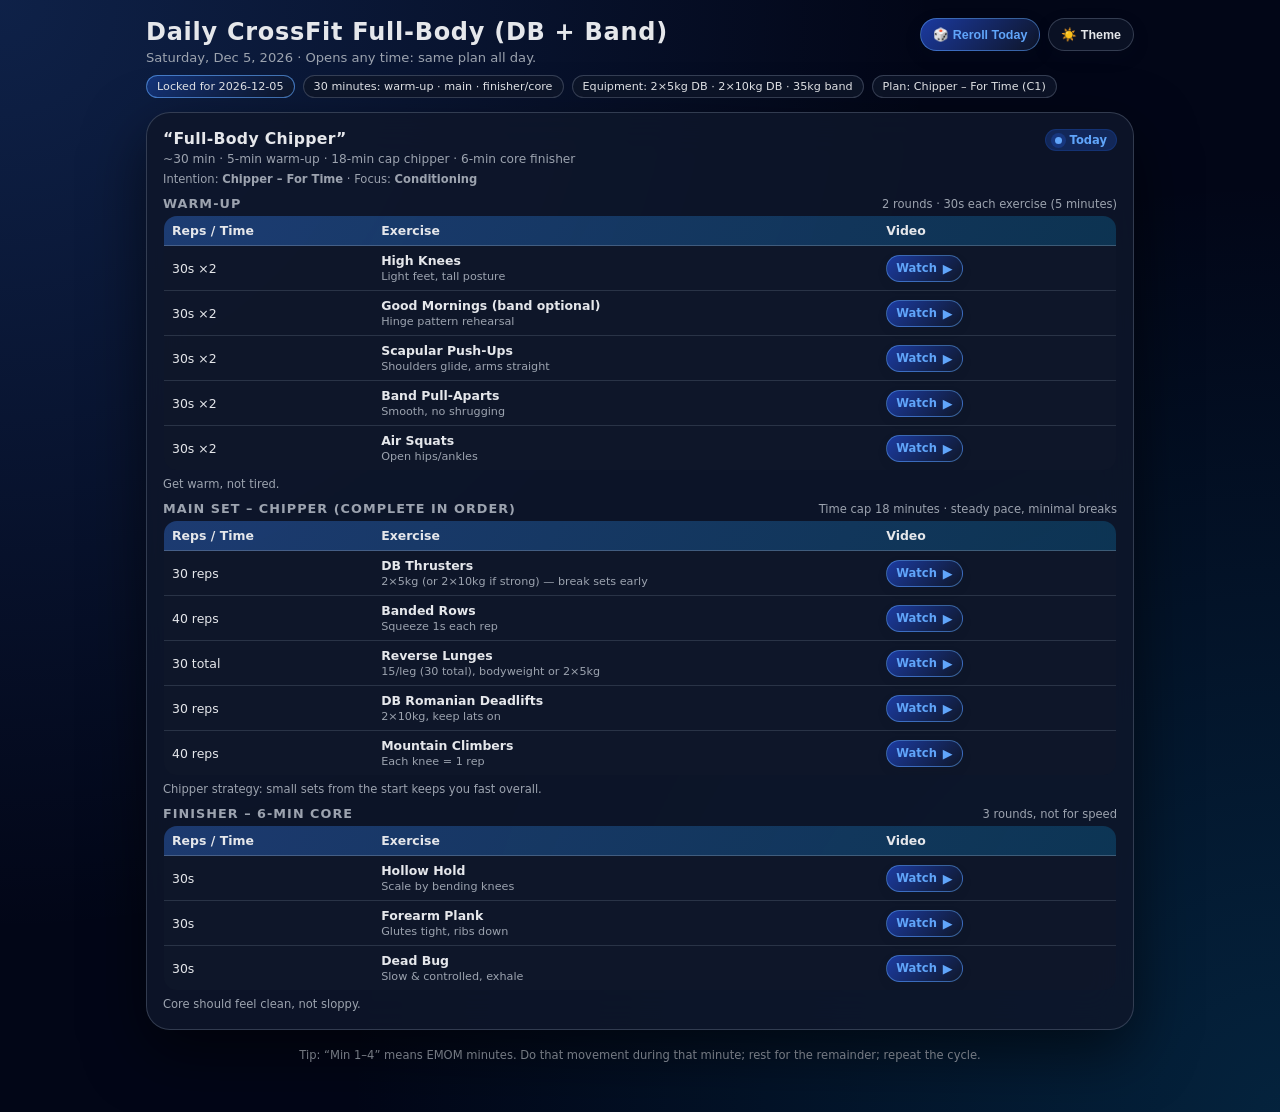
<file: index.html>
<!DOCTYPE html>
<html lang="en">
<head>
  <meta charset="UTF-8" />
  <meta name="viewport" content="width=device-width, initial-scale=1, viewport-fit=cover" />
  <title>Daily CrossFit | Full-Body (DB + Band)</title>

  <style>
    :root{
      --bg-main: #f5f7fb;
      --bg-card: rgba(255,255,255,.96);
      --bg-elev: rgba(255,255,255,.72);
      --text-main:#020617;
      --text-muted:#6b7280;
      --border: rgba(148,163,184,.35);
      --shadow: 0 18px 45px rgba(15,23,42,.15);
      --accent:#2563eb;
      --accent-soft:#e5efff;
      --radius-card:24px;
      --radius-pill:999px;

      --thead: linear-gradient(120deg, rgba(219,234,254,.9), rgba(191,219,254,.9));
      --chip: rgba(255,255,255,.85);
      --btnBg: linear-gradient(135deg, rgba(239,246,255,.98), rgba(219,234,254,.98));
      --btnBorder: rgba(37,99,235,.35);
    }

    /* Dark mode */
    :root[data-theme="dark"]{
      --bg-main: #020617;
      --bg-card: rgba(15,23,42,.86);
      --bg-elev: rgba(15,23,42,.72);
      --text-main:#e5e7eb;
      --text-muted:#9ca3af;
      --border: rgba(148,163,184,.30);
      --shadow: 0 22px 60px rgba(0,0,0,.55);
      --accent:#60a5fa;
      --accent-soft: rgba(37,99,235,.25);

      --thead: linear-gradient(120deg, rgba(59,130,246,.35), rgba(14,165,233,.22));
      --chip: rgba(15,23,42,.86);
      --btnBg: linear-gradient(135deg, rgba(30,64,175,.9), rgba(15,23,42,.9));
      --btnBorder: rgba(96,165,250,.5);
    }

    *{ box-sizing:border-box; -webkit-tap-highlight-color:transparent; }
    body{
      margin:0; min-height:100vh;
      font-family:-apple-system,BlinkMacSystemFont,"SF Pro Text",system-ui,sans-serif;
      background:
        radial-gradient(circle at top left, rgba(220,233,255,.55) 0, transparent 55%),
        radial-gradient(circle at bottom right, rgba(224,242,254,.5) 0, transparent 55%),
        var(--bg-main);
      color:var(--text-main);
      display:flex; justify-content:center;
    }
    :root[data-theme="dark"] body{
      background:
        radial-gradient(circle at top left, rgba(59,130,246,.22) 0, transparent 55%),
        radial-gradient(circle at bottom right, rgba(14,165,233,.18) 0, transparent 55%),
        var(--bg-main);
    }

    .app-shell{ width:100%; max-width:1024px; padding:18px; margin:0 auto 32px; }
    @media (max-width:500px){ .app-shell{ padding:14px; } }

    .top-header{ margin-bottom:14px; }
    .top-title{
      font-size:1.1rem; font-weight:650; letter-spacing:.03em;
      margin:0 0 4px; color:var(--text-main);
    }
    @media(min-width:768px){
      .top-title{ font-size:1.5rem; }
      .workout-card{ padding:22px 22px 24px; border-radius:28px; }
      .workout-table th, .workout-table td{ font-size:.9rem; padding:10px 12px; }
      .link-btn{ font-size:.85rem; padding:8px 14px; }
    }

    .top-subtitle{ font-size:.82rem; color:var(--text-muted); margin:0; }
    .top-row{
      display:flex; align-items:flex-start; justify-content:space-between; gap:10px;
    }

    .chip-row{ display:flex; gap:8px; flex-wrap:wrap; margin-top:10px; }
    .chip{
      padding:4px 10px; border-radius:var(--radius-pill);
      border:1px solid var(--border);
      font-size:.7rem; background:var(--chip);
      color:var(--text-main);
      backdrop-filter: blur(14px);
    }
    .chip--accent{
      border-color: rgba(37,99,235,.55);
      background: linear-gradient(135deg, rgba(219,234,254,.95), rgba(239,246,255,.9));
      color: #1d4ed8;
    }
    :root[data-theme="dark"] .chip--accent{
      border-color: rgba(96,165,250,.65);
      background: linear-gradient(135deg, rgba(37,99,235,.35), rgba(15,23,42,.9));
      color: #e5e7eb;
    }

    .actions{
      display:flex; gap:8px; flex-wrap:wrap; justify-content:flex-end;
    }
    .btn{
      appearance:none; border:1px solid var(--border);
      padding:8px 12px; border-radius:var(--radius-pill);
      background:var(--bg-elev);
      color:var(--text-main);
      font-size:.78rem; font-weight:600;
      box-shadow: 0 6px 18px rgba(15,23,42,.12);
      backdrop-filter: blur(14px);
      cursor:pointer;
      display:inline-flex; align-items:center; gap:8px;
      user-select:none;
    }
    .btn:active{ transform: translateY(1px); }
    .btn--primary{
      border-color: var(--btnBorder);
      background: var(--btnBg);
      color: var(--accent);
    }

    .workout-card{
      background:var(--bg-card);
      border-radius:var(--radius-card);
      box-shadow:var(--shadow);
      padding:16px 16px 18px;
      border:1px solid rgba(148,163,184,.28);
      backdrop-filter: blur(20px);
      margin-bottom:18px;
    }
    .workout-header{
      display:flex; justify-content:space-between; align-items:flex-start; gap:8px;
      margin-bottom:8px;
    }
    .workout-title{ font-size:.98rem; font-weight:650; margin:0; letter-spacing:.02em; }
    .workout-meta{ font-size:.76rem; color:var(--text-muted); margin-top:4px; }
    .pill-label{
      padding:3px 9px; border-radius:var(--radius-pill);
      background:var(--accent-soft); color:var(--accent);
      font-size:.72rem; font-weight:600;
      display:inline-flex; align-items:center; gap:8px; white-space:nowrap;
      border: 1px solid rgba(37,99,235,.18);
    }
    .pill-dot{
      width:7px; height:7px; border-radius:999px; background:var(--accent);
      box-shadow: 0 0 0 4px rgba(37,99,235,.25);
    }

    .section{ margin-top:10px; }
    .section-header{
      display:flex; justify-content:space-between; align-items:baseline;
      margin-bottom:4px; gap:10px;
    }
    .section-title{
      font-size:.8rem; font-weight:700; letter-spacing:.08em; text-transform:uppercase;
      color: var(--text-muted);
    }
    .section-subtitle{ font-size:.72rem; color:var(--text-muted); }

    .workout-table{
      width:100%;
      border-collapse:collapse;
      table-layout:auto;
      margin-top:4px;
      overflow:hidden;
      border-radius:14px;
      border:1px solid rgba(148,163,184,.35);
    }
    .workout-table thead{ background:var(--thead); }
    .workout-table th, .workout-table td{
      padding:7px 8px;
      font-size:.78rem;
      text-align:left;
      vertical-align:middle;
    }
    .workout-table th{
      font-weight:700;
      border-bottom:1px solid rgba(148,163,184,.35);
    }
    .col-reps{ width:22%; white-space:nowrap; }
    .col-ex{ width:53%; }
    .col-link{ width:25%; text-align:right; }

    .workout-table tbody tr:nth-child(1){ background:#e5f0ff; }
    .workout-table tbody tr:nth-child(2){ background:#d9e8ff; }
    .workout-table tbody tr:nth-child(3){ background:#cde0ff; }
    .workout-table tbody tr:nth-child(4){ background:#c1d8ff; }
    .workout-table tbody tr:nth-child(5){ background:#b5d0ff; }
    .workout-table tbody tr:nth-child(6){ background:#a9c8ff; }
    .workout-table tbody tr:nth-child(7){ background:#9dc0ff; }
    .workout-table tbody tr:nth-child(8){ background:#91b8ff; }

    :root[data-theme="dark"] .workout-table tbody tr:nth-child(n){
      background: rgba(15,23,42,.9);
    }

    .workout-table tbody tr + tr{ border-top:1px solid rgba(148,163,184,.2); }

    .exercise-name{ font-weight:650; color:var(--text-main); }
    .exercise-note{ display:block; font-size:.7rem; color:var(--text-muted); margin-top:2px; }

    .link-btn{
      display:inline-flex; align-items:center; justify-content:center;
      padding:5px 9px; border-radius:var(--radius-pill);
      font-size:.72rem; font-weight:700;
      border:1px solid var(--btnBorder);
      background:var(--btnBg);
      color:var(--accent);
      text-decoration:none;
      box-shadow: 0 4px 10px rgba(15,23,42,.12);
      white-space:nowrap;
    }
    .link-btn span.icon{ margin-left:6px; font-size:.8rem; }

    .hint{ margin-top:6px; font-size:.72rem; color:var(--text-muted); }
    .footer-note{ margin-top:10px; font-size:.72rem; color:var(--text-muted); text-align:center; }

    .toast{
      position: fixed;
      left: 50%;
      top: 18px;
      transform: translateX(-50%);
      background: var(--bg-elev);
      border: 1px solid var(--border);
      padding: 10px 12px;
      border-radius: 14px;
      box-shadow: var(--shadow);
      font-size: .78rem;
      color: var(--text-main);
      backdrop-filter: blur(18px);
      display:none;
      z-index: 50;
      max-width: min(560px, calc(100vw - 28px));
    }

    a, button { touch-action: manipulation; }
  </style>
</head>

<body>
  <div class="toast" id="toast"></div>

  <div class="app-shell">
    <header class="top-header">
      <div class="top-row">
        <div>
          <h1 class="top-title">Daily CrossFit Full-Body (DB + Band)</h1>
          <p class="top-subtitle" id="subtitle"></p>
        </div>

        <div class="actions">
          <button class="btn btn--primary" id="btn-reroll" title="Pick a new plan for today (overrides today’s lock)">
            🎲 Reroll Today
          </button>
          <button class="btn" id="btn-theme" title="Toggle light/dark mode">
            🌙 Theme
          </button>
        </div>
      </div>

      <div class="chip-row">
        <span class="chip chip--accent" id="chip-today">Locked for today</span>
        <span class="chip">30 minutes: warm-up · main · finisher/core</span>
        <span class="chip">Equipment: 2×5kg DB · 2×10kg DB · 35kg band</span>
        <span class="chip" id="chip-plan"></span>
      </div>
    </header>

    <div id="planMount"></div>

    <div class="footer-note">
      Tip: “Min 1–4” means EMOM minutes. Do that movement during that minute; rest for the remainder; repeat the cycle.
    </div>
  </div>

  <script>
    // ---------- Helper functions ----------
    function pad2(n){ return String(n).padStart(2,"0"); }

    function todayKey(){
      const d = new Date();
      return d.getFullYear()+"-"+pad2(d.getMonth()+1)+"-"+pad2(d.getDate());
    }

    function niceDate(){
      const d = new Date();
      return d.toLocaleDateString(undefined, { weekday:"long", year:"numeric", month:"short", day:"numeric" });
    }

    function safeGetItem(key){
      try { return window.localStorage.getItem(key); } catch(e){ return null; }
    }
    function safeSetItem(key, val){
      try { window.localStorage.setItem(key, val); } catch(e){}
    }

    function escapeHtml(str){
      return String(str).replace(/[&<>"']/g, function(s){
        return ({ "&":"&amp;","<":"&lt;",">":"&gt;",'"':"&quot;","'":"&#039;" })[s];
      });
    }

    function showToast(msg){
      var t = document.getElementById("toast");
      if(!t) return;
      t.textContent = msg;
      t.style.display = "block";
      clearTimeout(window.__toastTimer);
      window.__toastTimer = setTimeout(function(){ t.style.display = "none"; }, 1800);
    }

    function applyTheme(theme){
      document.documentElement.setAttribute("data-theme", theme);
      safeSetItem("cf_theme", theme);
      var btn = document.getElementById("btn-theme");
      if(btn){
        btn.textContent = theme === "dark" ? "☀️ Theme" : "🌙 Theme";
      }
    }

    function initTheme(){
      var stored = safeGetItem("cf_theme");
      var initial = stored || "dark"; // default dark mode
      applyTheme(initial);
    }

    // ---------- Plan library ----------
    var PLAN_LIBRARY = [
      {
        id: "A1",
        label: "Engine Builder – AMRAP",
        dayTag: "Full Body",
        title: "“DB Engine Builder”",
        meta: "~30 min · 5-min warm-up · 18-min AMRAP · 7-min EMOM finisher",
        sections: [
          {
            title: "Warm-up",
            subtitle: "2 rounds · 30s each exercise (5 minutes)",
            rows: [
              { rt: "30s ×2", ex: "Jumping Jacks", note: "Easy rhythm, open shoulders & hips", url: "https://www.youtube.com/watch?v=nGaXj3kkmrU" },
              { rt: "30s ×2", ex: "Air Squats", note: "Bodyweight, comfortable depth only", url: "https://www.youtube.com/watch?v=C_VtOYc6j5c" },
              { rt: "30s ×2", ex: "Inchworms / Walkouts", note: "Walk to plank, pause 1s, walk back", url: "https://www.youtube.com/watch?v=-FW8DNKsAh8" },
              { rt: "30s ×2", ex: "Band Pull-Aparts", note: "Light tension, squeeze between blades", url: "https://www.youtube.com/watch?v=d0b7I9O2naA" },
              { rt: "30s ×2", ex: "Glute Bridges", note: "Heels down, squeeze at top, slow down", url: "https://www.youtube.com/watch?v=wPM8icPu6H8" }
            ],
            hint: "Keep this at ~5–6/10 effort, nasal breathing if possible."
          },
          {
            title: "Main Set – 18-min AMRAP",
            subtitle: "As many quality rounds as possible in 18 minutes",
            rows: [
              { rt: "10 reps", ex: "DB Front Squats", note: "2×10kg or 2×5kg, DBs at shoulders", url: "https://www.youtube.com/watch?v=v-mQm_droHg" },
              { rt: "10 reps", ex: "Push-Ups", note: "Scale to incline/knees to keep form", url: "https://www.youtube.com/watch?v=uAun2i9pGkw" },
              { rt: "12 reps", ex: "DB Bent-Over Rows", note: "Flat back, pull toward pockets", url: "https://www.youtube.com/watch?v=vT2GjY_Umpw" },
              { rt: "8/side", ex: "Single-Arm DB Snatch", note: "From floor or mid-shin, smooth & fast", url: "https://www.youtube.com/watch?v=SF2XzFkq5gk" },
              { rt: "16 steps", ex: "Banded Glute Bridge March", note: "Hips high, alternate marching feet", url: "https://www.youtube.com/watch?v=OY5ZMhDblq8" },
              { rt: "30s hold", ex: "Hollow Body Hold", note: "Lower back down; shorten lever if needed", url: "https://www.youtube.com/watch?v=TNHSgs_orU0" }
            ],
            hint: "Stay ~7–8/10. Break early (6+4) to keep moving."
          },
          {
            title: "Finisher – 7-min EMOM",
            subtitle: "Odd minutes: swings · Even minutes: mountain climbers",
            rows: [
              { rt: "10–12 reps", ex: "DB Russian Swings", note: "Hold 1 DB, swing to chest height", url: "https://www.youtube.com/watch?v=G03g1YhE0bM" },
              { rt: "30–35s", ex: "Mountain Climbers", note: "Hips level, strong plank", url: "https://www.youtube.com/watch?v=cnyTQDSE884" }
            ],
            hint: "Finish each minute with ~15s rest; reduce reps if needed."
          }
        ]
      },

      {
        id: "B1",
        label: "Strength EMOM – Minutes 1–4",
        dayTag: "Strength Bias",
        title: "“Strength EMOM + Core”",
        meta: "~30 min · 5-min warm-up · 16-min EMOM · 9-min core AMRAP",
        sections: [
          {
            title: "Warm-up",
            subtitle: "2 rounds · 30s each exercise (5 minutes)",
            rows: [
              { rt: "30s ×2", ex: "Air Squats", note: "Increase depth gradually", url: "https://www.youtube.com/watch?v=C_VtOYc6j5c" },
              { rt: "30s ×2", ex: "Inchworms", note: "Walk to plank, optional push-up", url: "https://www.youtube.com/watch?v=9UPNa7mbhqA" },
              { rt: "30s ×2", ex: "Band Pull-Aparts", note: "Control both directions", url: "https://www.youtube.com/watch?v=d0b7I9O2naA" },
              { rt: "30s ×2", ex: "Glute Bridges", note: "Pause 1–2s at top", url: "https://www.youtube.com/watch?v=wPM8icPu6H8" },
              { rt: "30s ×2", ex: "Mountain Climbers", note: "Start slow, solid position", url: "https://www.youtube.com/watch?v=cnyTQDSE884" }
            ],
            hint: "Prime hips/shoulders—don’t fatigue yourself here."
          },
          {
            title: "Main Set – 16-min EMOM",
            subtitle: "4 rounds of Minutes 1–4 (work then rest the remainder of the minute)",
            rows: [
              { rt: "Min 1: 10 reps", ex: "DB Deadlifts", note: "2×10kg, hinge, stand tall", url: "https://www.youtube.com/watch?v=ytGaGIn3SjE" },
              { rt: "Min 2: 8/side", ex: "Single-Arm DB Push Press", note: "Dip-drive; ribs down", url: "https://www.youtube.com/watch?v=I5uWqhItp3E" },
              { rt: "Min 3: 12 total", ex: "Reverse Lunges (DB)", note: "6/leg (12 total), DBs at sides", url: "https://www.youtube.com/watch?v=GcYirgCLhnI" },
              { rt: "Min 4: 40s", ex: "Banded Row + Squeeze", note: "Last 5s: hard squeeze hold", url: "https://www.youtube.com/watch?v=N01qETjvCEY" }
            ],
            hint: "Target 10–20s rest each minute; reduce reps if you’re rushing."
          },
          {
            title: "Core & Posterior – 9-min AMRAP",
            subtitle: "Quality rounds—control tempo",
            rows: [
              { rt: "12 reps", ex: "Sit-Ups", note: "Touch behind + in front each rep", url: "https://www.youtube.com/watch?v=VIZX2Ru9qU8" },
              { rt: "12 reps", ex: "DB Romanian Deadlifts", note: "Hamstrings, not lower back", url: "https://www.youtube.com/watch?v=aa57T45iFSE" },
              { rt: "20s/side", ex: "Side Plank", note: "Long line, elbow under shoulder", url: "https://www.youtube.com/watch?v=jHJ17NBAcFA" }
            ],
            hint: "If you’re smoked, drop RDL reps to 8 and keep form perfect."
          }
        ]
      },

      {
        id: "C1",
        label: "Chipper – For Time",
        dayTag: "Conditioning",
        title: "“Full-Body Chipper”",
        meta: "~30 min · 5-min warm-up · 18-min cap chipper · 6-min core finisher",
        sections: [
          {
            title: "Warm-up",
            subtitle: "2 rounds · 30s each exercise (5 minutes)",
            rows: [
              { rt: "30s ×2", ex: "High Knees", note: "Light feet, tall posture", url: "https://www.youtube.com/watch?v=8opcQdC-V-U" },
              { rt: "30s ×2", ex: "Good Mornings (band optional)", note: "Hinge pattern rehearsal", url: "https://www.youtube.com/watch?v=rSYWd7WYFh4" },
              { rt: "30s ×2", ex: "Scapular Push-Ups", note: "Shoulders glide, arms straight", url: "https://www.youtube.com/watch?v=SW_5p0kQy-M" },
              { rt: "30s ×2", ex: "Band Pull-Aparts", note: "Smooth, no shrugging", url: "https://www.youtube.com/watch?v=d0b7I9O2naA" },
              { rt: "30s ×2", ex: "Air Squats", note: "Open hips/ankles", url: "https://www.youtube.com/watch?v=C_VtOYc6j5c" }
            ],
            hint: "Get warm, not tired."
          },
          {
            title: "Main Set – Chipper (complete in order)",
            subtitle: "Time cap 18 minutes · steady pace, minimal breaks",
            rows: [
              { rt: "30 reps", ex: "DB Thrusters", note: "2×5kg (or 2×10kg if strong) — break sets early", url: "https://www.youtube.com/watch?v=M5gEwLTtWbg" },
              { rt: "40 reps", ex: "Banded Rows", note: "Squeeze 1s each rep", url: "https://www.youtube.com/watch?v=N01qETjvCEY" },
              { rt: "30 total", ex: "Reverse Lunges", note: "15/leg (30 total), bodyweight or 2×5kg", url: "https://www.youtube.com/watch?v=GcYirgCLhnI" },
              { rt: "30 reps", ex: "DB Romanian Deadlifts", note: "2×10kg, keep lats on", url: "https://www.youtube.com/watch?v=aa57T45iFSE" },
              { rt: "40 reps", ex: "Mountain Climbers", note: "Each knee = 1 rep", url: "https://www.youtube.com/watch?v=cnyTQDSE884" }
            ],
            hint: "Chipper strategy: small sets from the start keeps you fast overall."
          },
          {
            title: "Finisher – 6-min Core",
            subtitle: "3 rounds, not for speed",
            rows: [
              { rt: "30s", ex: "Hollow Hold", note: "Scale by bending knees", url: "https://www.youtube.com/watch?v=TNHSgs_orU0" },
              { rt: "30s", ex: "Forearm Plank", note: "Glutes tight, ribs down", url: "https://www.youtube.com/watch?v=ASdvN_XEl_c" },
              { rt: "30s", ex: "Dead Bug", note: "Slow & controlled, exhale", url: "https://www.youtube.com/watch?v=4XLEnwUr1d8" }
            ],
            hint: "Core should feel clean, not sloppy."
          }
        ]
      },

      {
        id: "D1",
        label: "Power EMOM + Core",
        dayTag: "Power & Upper/Core",
        title: "“Power EMOM + Core”",
        meta: "~30 min · 5-min warm-up · 14-min EMOM · 10-min core/upper AMRAP",
        sections: [
          {
            title: "Warm-up",
            subtitle: "5 minutes continuous (30s each)",
            rows: [
              { rt: "30s", ex: "Jumping Jacks", note: "Easy rhythm", url: "https://www.youtube.com/watch?v=nGaXj3kkmrU" },
              { rt: "30s", ex: "Inchworms", note: "Walk out & back", url: "https://www.youtube.com/watch?v=9UPNa7mbhqA" },
              { rt: "30s", ex: "Air Squats", note: "Smooth tempo", url: "https://www.youtube.com/watch?v=C_VtOYc6j5c" },
              { rt: "30s", ex: "Band Pull-Aparts", note: "Squeeze", url: "https://www.youtube.com/watch?v=d0b7I9O2naA" },
              { rt: "30s", ex: "Glute Bridges", note: "Pause at top", url: "https://www.youtube.com/watch?v=wPM8icPu6H8" }
            ],
            hint: "Then do 3 practice reps each: DB snatch and push press."
          },
          {
            title: "Main Set – 14-min EMOM",
            subtitle: "7 rounds alternating minutes",
            rows: [
              { rt: "Odd min: 6/side", ex: "Single-Arm DB Snatch", note: "Fast but controlled", url: "https://www.youtube.com/watch?v=SF2XzFkq5gk" },
              { rt: "Even min: 10 reps", ex: "DB Push Press", note: "2×5kg or 2×10kg", url: "https://www.youtube.com/watch?v=I5uWqhItp3E" }
            ],
            hint: "Choose loads that leave ~15–20s rest each minute."
          },
          {
            title: "Core/Upper – 10-min AMRAP",
            subtitle: "Smooth pacing, minimal breaks",
            rows: [
              { rt: "10 reps", ex: "Push-Ups", note: "Scale as needed", url: "https://www.youtube.com/watch?v=uAun2i9pGkw" },
              { rt: "12 reps", ex: "Banded Rows", note: "Pause 1s each rep", url: "https://www.youtube.com/watch?v=N01qETjvCEY" },
              { rt: "30s/side", ex: "Side Plank", note: "Hips high", url: "https://www.youtube.com/watch?v=jHJ17NBAcFA" }
            ],
            hint: "If push-ups are limit, switch to incline."
          }
        ]
      }
    ];

    function pickRandomPlanId(){
      var idx = Math.floor(Math.random() * PLAN_LIBRARY.length);
      return PLAN_LIBRARY[idx].id;
    }
    function getPlanById(id){
      for(var i=0;i<PLAN_LIBRARY.length;i++){
        if(PLAN_LIBRARY[i].id === id){ return PLAN_LIBRARY[i]; }
      }
      return PLAN_LIBRARY[0];
    }

    function getOrCreateTodayPlanId(){
      var key = todayKey();
      var storageKey = "cf_plan_" + key;
      var id = safeGetItem(storageKey);
      if(!id){
        id = pickRandomPlanId();
        safeSetItem(storageKey, id);
      }
      return { key:key, storageKey:storageKey, id:id };
    }

    function buildCard(plan){
      var html = "";
      html += '<section class="workout-card" aria-label="Daily workout plan">';
      html += '  <div class="workout-header">';
      html += '    <div>';
      html += '      <h2 class="workout-title">' + escapeHtml(plan.title) + '</h2>';
      html += '      <div class="workout-meta">' + escapeHtml(plan.meta) + '</div>';
      html += '    </div>';
      html += '    <div class="pill-label" title="This plan is locked for today">';
      html += '      <span class="pill-dot"></span><span>Today</span>';
      html += '    </div>';
      html += '  </div>';
      html += '  <div class="hint" style="margin-top:-2px;">';
      html += '    Intention: <b>' + escapeHtml(plan.label) + '</b> · Focus: <b>' + escapeHtml(plan.dayTag) + '</b>';
      html += '  </div>';

      for(var i=0;i<plan.sections.length;i++){
        var sec = plan.sections[i];
        html += '<div class="section">';
        html += '  <div class="section-header">';
        html += '    <div class="section-title">' + escapeHtml(sec.title) + '</div>';
        html += '    <div class="section-subtitle">' + escapeHtml(sec.subtitle) + '</div>';
        html += '  </div>';
        html += '  <table class="workout-table">';
        html += '    <thead>';
        html += '      <tr>';
        html += '        <th class="col-reps">Reps / Time</th>';
        html += '        <th class="col-ex">Exercise</th>';
        html += '        <th class="col-link">Video</th>';
        html += '      </tr>';
        html += '    </thead>';
        html += '    <tbody>';

        for(var j=0;j<sec.rows.length;j++){
          var r = sec.rows[j];
          html += '      <tr>';
          html += '        <td class="col-reps">' + escapeHtml(r.rt) + '</td>';
          html += '        <td class="col-ex">';
          html += '          <span class="exercise-name">' + escapeHtml(r.ex) + '</span>';
          if(r.note){
            html += '          <span class="exercise-note">' + escapeHtml(r.note) + '</span>';
          }
          html += '        </td>';
          html += '        <td class="col-link">';
          html += '          <a class="link-btn" href="' + encodeURI(r.url) + '" target="_blank" rel="noopener">';
          html += '            Watch<span class="icon">▶︎</span>';
          html += '          </a>';
          html += '        </td>';
          html += '      </tr>';
        }

        html += '    </tbody>';
        html += '  </table>';
        if(sec.hint){
          html += '  <div class="hint">' + escapeHtml(sec.hint) + '</div>';
        }
        html += '</div>';
      }

      html += '</section>';
      return html;
    }

    function renderToday(){
      var info = getOrCreateTodayPlanId();
      var plan = getPlanById(info.id);

      var subtitle = document.getElementById("subtitle");
      if(subtitle){
        subtitle.textContent = niceDate() + " · Opens any time: same plan all day.";
      }
      var chipPlan = document.getElementById("chip-plan");
      if(chipPlan){
        chipPlan.textContent = "Plan: " + plan.label + " (" + plan.id + ")";
      }
      var chipToday = document.getElementById("chip-today");
      if(chipToday){
        chipToday.textContent = "Locked for " + info.key;
      }

      var mount = document.getElementById("planMount");
      if(mount){
        mount.innerHTML = buildCard(plan);
      }
    }

    function initInteractions(){
      var btnTheme = document.getElementById("btn-theme");
      if(btnTheme){
        btnTheme.addEventListener("click", function(){
          var cur = document.documentElement.getAttribute("data-theme") || "dark";
          var next = cur === "dark" ? "light" : "dark";
          applyTheme(next);
          showToast("Theme updated");
        });
      }

      var btnReroll = document.getElementById("btn-reroll");
      if(btnReroll){
        btnReroll.addEventListener("click", function(){
          var key = todayKey();
          var storageKey = "cf_plan_" + key;
          var newId = pickRandomPlanId();
          safeSetItem(storageKey, newId);
          renderToday();
          showToast("New plan locked for today");
        });
      }
    }

    document.addEventListener("DOMContentLoaded", function(){
      initTheme();
      renderToday();
      initInteractions();
    });
  </script>
</body>
</html>
</file>
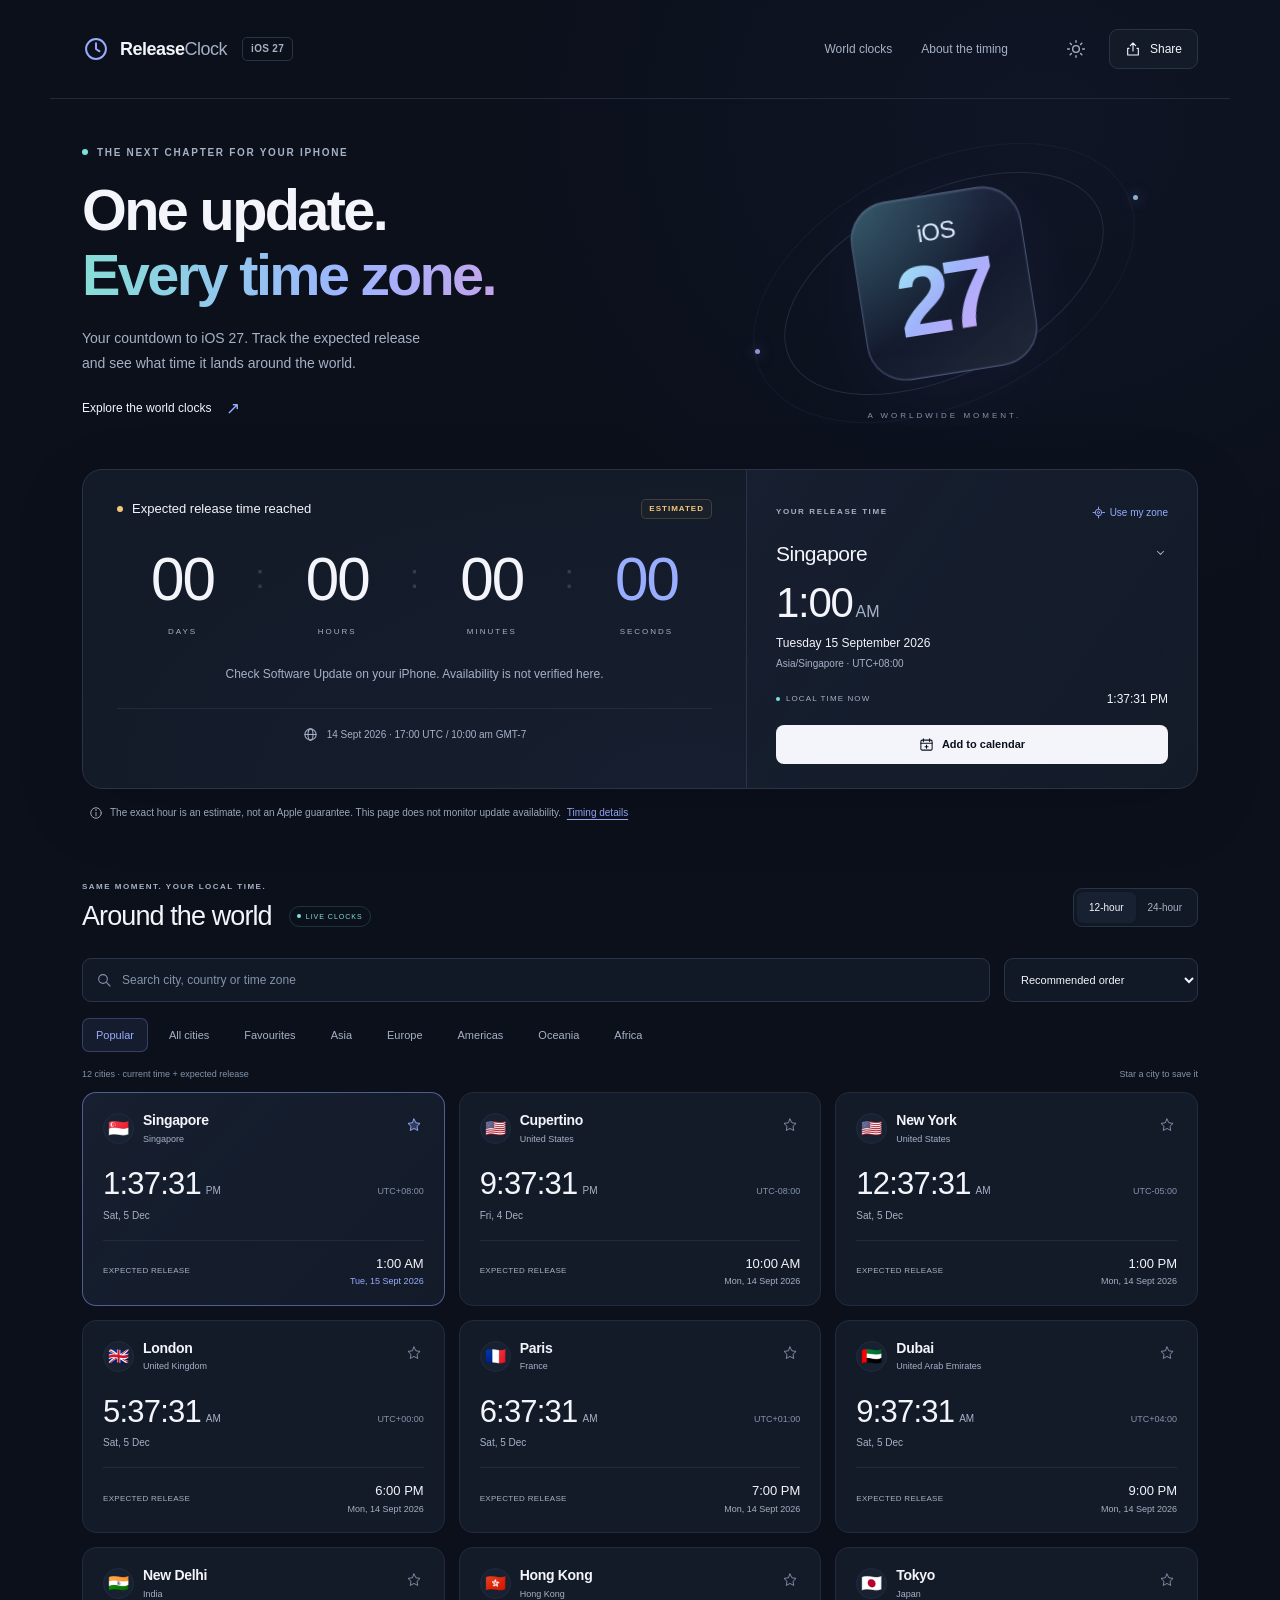
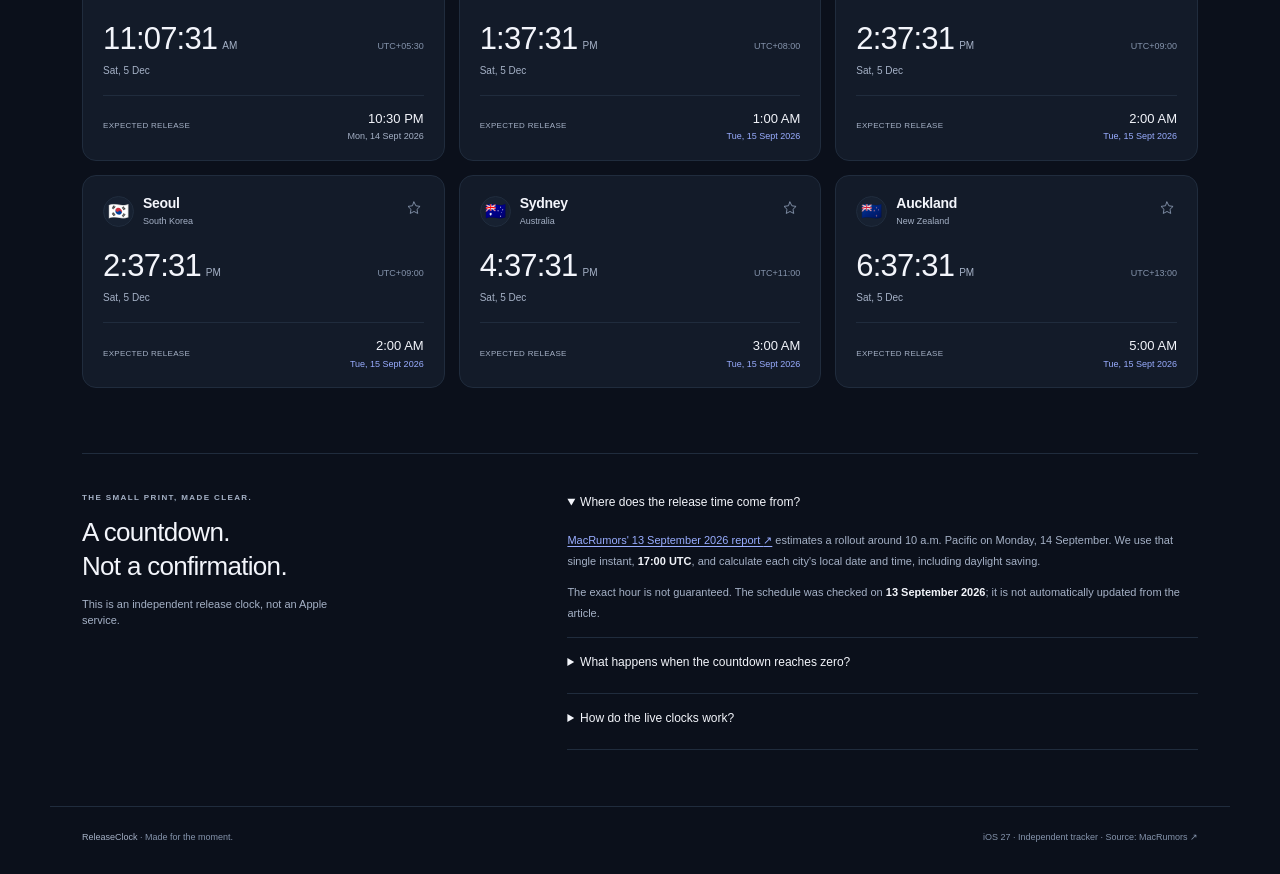
<file: ios27-world-clock/index.html>
<!doctype html>
<html lang="en" data-theme="dark">
<head>
  <meta charset="utf-8">
  <meta name="viewport" content="width=device-width,initial-scale=1,viewport-fit=cover">
  <meta name="theme-color" content="#0b101b">
  <meta name="description" content="Live iOS 27 countdown and world clocks. Expected rollout: 14 September 2026 at 17:00 UTC, or 15 September at 1:00 a.m. in Singapore. Timing is estimated, not a guarantee.">
  <meta name="apple-mobile-web-app-capable" content="yes">
  <meta name="apple-mobile-web-app-status-bar-style" content="black-translucent">
  <meta name="apple-mobile-web-app-title" content="iOS 27 Clock">
  <meta property="og:title" content="iOS 27 - One update. Every time zone.">
  <meta property="og:description" content="Live world clocks and a countdown to the expected iOS 27 rollout. Singapore: 15 September, 1:00 a.m. SGT.">
  <meta property="og:type" content="website">
  <title>iOS 27 | Release World Clock</title>
  <link rel="icon" type="image/svg+xml" href="./icon.svg">
  
  <link rel="stylesheet" href="./style.css">
  <script src="./app.js" defer></script>
</head>
<body>
<a class="skip-link" href="#main">Skip to content</a>
<div class="ambient" aria-hidden="true"></div>
<header class="site-header wrap">
  <a href="#" class="brand" aria-label="Release Clock home"><span class="brand-symbol" aria-hidden="true"><svg viewBox="0 0 24 24"><circle cx="12" cy="12" r="8.5"/><path d="M12 7v5l3 2"/></svg></span><span>Release<span class="brand-light">Clock</span></span><span class="edition">iOS 27</span></a>
  <nav class="header-nav" aria-label="Main navigation"><a href="#world-clocks">World clocks</a><a href="#timing-notes">About the timing</a></nav>
  <div class="header-actions"><button id="theme-button" class="icon-button" aria-label="Switch to light theme" title="Switch theme"><svg viewBox="0 0 24 24" aria-hidden="true"><circle cx="12" cy="12" r="4"/><path d="M12 2v2m0 16v2M2 12h2m16 0h2M5 5l1.5 1.5m11 11L19 19M5 19l1.5-1.5m11-11L19 5"/></svg></button><button id="share-button" class="small-button"><svg viewBox="0 0 24 24" aria-hidden="true"><path d="M12 15V3m-4 4 4-4 4 4M6 11H4v10h16V11h-2"/></svg><span>Share</span></button></div>
</header>
<main id="main" class="wrap">
  <section class="hero" aria-labelledby="hero-title">
    <div class="hero-copy"><p class="eyebrow"><span class="status-dot"></span> THE NEXT CHAPTER FOR YOUR IPHONE</p><h1 id="hero-title">One update.<br><span class="gradient-text">Every time zone.</span></h1><p class="hero-description">Your countdown to iOS 27. Track the expected release<br class="desktop-break"> and see what time it lands around the world.</p><a href="#world-clocks" class="text-link">Explore the world clocks <span aria-hidden="true">&#8599;</span></a></div>
    <div class="hero-art" aria-hidden="true"><div class="orbit orbit-one"></div><div class="orbit orbit-two"></div><div class="orbit-point point-one"></div><div class="orbit-point point-two"></div><div class="os-icon"><span class="os-name">iOS</span><span class="os-number">27</span><span class="icon-glow"></span></div><span class="art-caption">A WORLDWIDE MOMENT.</span></div>
  </section>

  <section class="launch-panel" aria-labelledby="countdown-heading">
    <div class="countdown-section">
      <div class="panel-top"><h2 id="countdown-heading"><span class="status-dot amber"></span> Expected release in</h2><span class="estimate-pill">ESTIMATED</span></div>
      <div id="countdown" class="countdown" role="timer" aria-label="Calculating time until expected rollout">
        <div class="counter-cell"><span class="counter-number" id="days">--</span><span class="counter-label">DAYS</span></div><span class="counter-colon" aria-hidden="true">:</span>
        <div class="counter-cell"><span class="counter-number" id="hours">--</span><span class="counter-label">HOURS</span></div><span class="counter-colon" aria-hidden="true">:</span>
        <div class="counter-cell"><span class="counter-number" id="minutes">--</span><span class="counter-label">MINUTES</span></div><span class="counter-colon" aria-hidden="true">:</span>
        <div class="counter-cell seconds-cell"><span class="counter-number" id="seconds">--</span><span class="counter-label">SECONDS</span></div>
      </div>
      <p id="countdown-note" class="countdown-note">One expected rollout moment. Different local times.</p>
      <div class="global-release"><svg viewBox="0 0 24 24" aria-hidden="true"><circle cx="12" cy="12" r="9"/><ellipse cx="12" cy="12" rx="4" ry="9"/><path d="M3 12h18"/></svg><span id="global-release-label">14 Sep 2026 &middot; 17:00 UTC / 10:00 a.m. PDT</span></div>
    </div>
    <div class="spotlight-section">
      <div class="spotlight-top"><label for="spotlight-city" class="eyebrow">YOUR RELEASE TIME</label><button id="use-local" class="location-button" title="Use the time zone set on your device"><svg viewBox="0 0 24 24" aria-hidden="true"><circle cx="12" cy="12" r="6"/><circle cx="12" cy="12" r="2"/><path d="M12 2v4m0 12v4M2 12h4m14 0h4"/></svg>Use my zone</button></div>
      <div class="city-select-wrap"><select id="spotlight-city" aria-label="Featured release city"><option value="singapore">Singapore</option></select><svg viewBox="0 0 24 24" aria-hidden="true"><path d="m7 10 5 5 5-5"/></svg></div>
      <div id="spotlight-release" class="spotlight-release">1:00 <span>AM</span></div><p id="spotlight-date" class="spotlight-date">Tuesday, 15 September 2026</p><p id="spotlight-zone" class="spotlight-zone">Asia/Singapore &middot; UTC+08:00</p>
      <div class="spotlight-now"><span><span class="status-dot"></span> LOCAL TIME NOW</span><strong id="spotlight-now">--:--:--</strong></div>
      <div class="spotlight-actions"><details class="calendar-menu" id="calendar-menu"><summary class="primary-button"><svg viewBox="0 0 24 24" aria-hidden="true"><rect x="3" y="5" width="18" height="16" rx="2"/><path d="M7 3v4m10-4v4M3 10h18m-9 3v5m-2.5-2.5h5"/></svg>Add to calendar</summary><div class="calendar-options"><a id="google-calendar" target="_blank" rel="noopener noreferrer">Google Calendar <span aria-hidden="true">&#8599;</span></a><a href="./ios27-expected-release.ics" download>Apple Calendar / Outlook <span aria-hidden="true">&#8595;</span></a><p>Expected time, with a 15-minute reminder. Review before saving.</p></div></details></div>
    </div>
  </section>
  <p class="timing-disclaimer"><svg viewBox="0 0 24 24" aria-hidden="true"><circle cx="12" cy="12" r="9"/><path d="M12 11v6m0-11v2"/></svg><span>The exact hour is an estimate, not an Apple guarantee. This page does not monitor update availability. <a href="#timing-notes">Timing details</a></span></p>

  <section id="world-clocks" class="world-section" aria-labelledby="world-heading">
    <div class="section-heading"><div><p class="eyebrow">SAME MOMENT. YOUR LOCAL TIME.</p><h2 id="world-heading">Around the world<span class="live-tag"><span class="status-dot"></span>LIVE CLOCKS</span></h2></div><div class="format-toggle" role="group" aria-label="Time format"><button id="format-12" aria-pressed="true">12-hour</button><button id="format-24" aria-pressed="false">24-hour</button></div></div>
    <div class="world-toolbar"><label class="search-box"><svg viewBox="0 0 24 24" aria-hidden="true"><circle cx="10.5" cy="10.5" r="6.5"/><path d="m16 16 5 5"/></svg><span class="sr-only">Search city, country or time zone</span><input id="city-search" type="search" placeholder="Search city, country or time zone" autocomplete="off" maxlength="120"></label><label class="sort-control"><span class="sr-only">Sort cities</span><select id="city-sort"><option value="recommended">Recommended order</option><option value="alphabetical">City name: A to Z</option><option value="timezone">UTC offset: west to east</option></select></label></div>
    <div id="region-filters" class="region-filters" role="group" aria-label="Filter world clocks"><button data-filter="popular" aria-pressed="true">Popular</button><button data-filter="all" aria-pressed="false">All cities</button><button data-filter="favourites" aria-pressed="false">Favourites</button><button data-filter="Asia" aria-pressed="false">Asia</button><button data-filter="Europe" aria-pressed="false">Europe</button><button data-filter="Americas" aria-pressed="false">Americas</button><button data-filter="Oceania" aria-pressed="false">Oceania</button><button data-filter="Africa" aria-pressed="false">Africa</button></div>
    <div class="results-meta"><p id="results-count" role="status">Loading world clocks...</p><span>Star a city to save it</span></div>
    <div id="clock-grid" class="clock-grid"></div>
    <div id="empty-state" class="empty-state" hidden><div class="empty-symbol" aria-hidden="true">&#9734;</div><h3 id="empty-title">No matching cities</h3><p id="empty-description">Try a different city, country or time zone.</p><button id="reset-filters" class="small-button">Show all cities</button></div>
    <noscript><div class="noscript"><strong>JavaScript is needed for live clocks.</strong> The expected release is 14 September 2026, 17:00 UTC: Singapore 15 September, 1:00 a.m.; London 14 September, 6:00 p.m.; New York 14 September, 1:00 p.m. Exact timing is not guaranteed.</div></noscript>
  </section>

  <section id="timing-notes" class="notes-section" aria-labelledby="notes-heading"><div><p class="eyebrow">THE SMALL PRINT, MADE CLEAR.</p><h2 id="notes-heading">A countdown.<br> Not a confirmation.</h2><p>This is an independent release clock, not an Apple service.</p></div><div class="notes-content"><details open><summary>Where does the release time come from?</summary><p><a href="https://www.macrumors.com/2026/09/13/ios-27-release-date-time-zones/" target="_blank" rel="noopener noreferrer">MacRumors' 13 September 2026 report <span aria-hidden="true">&#8599;</span></a> estimates a rollout around 10 a.m. Pacific on Monday, 14 September. We use that single instant, <strong>17:00 UTC</strong>, and calculate each city's local date and time, including daylight saving.</p><p>The exact hour is not guaranteed. The schedule was checked on <strong>13 September 2026</strong>; it is not automatically updated from the article.</p></details><details><summary>What happens when the countdown reaches zero?</summary><p>The page changes to "Expected release time reached". That does not mean the update is available on your device. Check <strong>Settings &rarr; General &rarr; Software Update</strong> on your iPhone. Availability and download speed may vary.</p></details><details><summary>How do the live clocks work?</summary><p>Clocks refresh every second while this page is active, using your device's clock and time zone database. Keep automatic date and time enabled for accuracy. The countdown recalculates when you return to the page.</p><p>"Use my zone" reads your device's time zone, not your GPS location. Favourites, time format and theme are saved only in this browser. No account is needed.</p></details></div></section>
</main>
<footer class="site-footer wrap"><span><strong>ReleaseClock</strong> &middot; Made for the moment.</span><span>iOS 27 &middot; Independent tracker &middot; <a href="https://www.macrumors.com/2026/09/13/ios-27-release-date-time-zones/" target="_blank" rel="noopener noreferrer">Source: MacRumors &#8599;</a></span></footer>
<div id="toast" class="toast" role="status" aria-live="polite" hidden></div>
</body>
</html>
</file>
<file: ios27-world-clock/style.css>
:root{color-scheme:dark;--bg:#0b101b;--surface:#131b29;--surface-2:#172131;--border:#293447;--border-soft:#202c3d;--text:#f3f5fb;--muted:#a5b1c6;--dim:#8493ab;--accent:#99adff;--aqua:#7ce3d8;--amber:#f2c77c;--input:#111926;--shadow:0 20px 70px #00000020;--panel-glow:#2c365822;--focus:#a4bbff}
[data-theme=light]{color-scheme:light;--bg:#f5f7fc;--surface:#fff;--surface-2:#eef2fa;--border:#d3daea;--border-soft:#dce3ef;--text:#182238;--muted:#53627a;--dim:#5e6f88;--accent:#445ad2;--aqua:#0a7a72;--amber:#89601c;--input:#fff;--shadow:0 20px 65px #3f557c0c;--panel-glow:#758cfa16;--focus:#284cba}
*{box-sizing:border-box}html{scroll-behavior:smooth;scroll-padding-top:25px}body{margin:0;background:var(--bg);color:var(--text);font-family:-apple-system,BlinkMacSystemFont,"Segoe UI",sans-serif;line-height:1.5;-webkit-font-smoothing:antialiased;overflow-x:hidden}button,input,select,summary{font:inherit}button,summary,a{-webkit-tap-highlight-color:transparent}button{cursor:pointer}a{color:inherit;text-decoration:none}button,input,select{color:var(--text)}button{border:0}button:focus-visible,a:focus-visible,summary:focus-visible,input:focus-visible,select:focus-visible{outline:3px solid var(--focus);outline-offset:4px}button:disabled{opacity:.5;cursor:default}svg{width:20px;height:20px;fill:none;stroke:currentColor;stroke-width:1.65;stroke-linecap:round;stroke-linejoin:round;flex-shrink:0}[hidden]{display:none!important}.wrap{max-width:1180px;margin:0 auto;padding-left:32px;padding-right:32px}.ambient{position:absolute;top:0;right:0;width:800px;height:620px;pointer-events:none;z-index:-1;background:radial-gradient(ellipse at 70% 20%,#45499816,transparent 70%)}.site-header{height:99px;display:flex;align-items:center;justify-content:space-between;gap:22px;border-bottom:1px solid var(--border-soft)}.brand{display:flex;align-items:center;gap:10px;font-size:18px;font-weight:650;letter-spacing:-.5px;white-space:nowrap}.brand-light{font-weight:400;color:var(--muted)}.brand-symbol{display:grid;place-items:center;color:var(--accent)}.brand-symbol svg{width:28px;height:28px}.edition{margin-left:5px;font-size:10px;letter-spacing:.3px;line-height:22px;padding:0 8px;border:1px solid var(--border);border-radius:5px;color:var(--muted);font-weight:550}.header-nav{display:flex;gap:29px;margin-left:auto;margin-right:25px;font-size:12px;color:var(--muted)}.header-nav a:hover{color:var(--text)}.header-actions{display:flex;align-items:center;gap:12px}.icon-button{display:grid;place-items:center;width:42px;height:42px;background:transparent;color:var(--muted);border-radius:9px}.icon-button:hover{background:var(--surface-2);color:var(--text)}.small-button{display:inline-flex;align-items:center;justify-content:center;gap:9px;min-height:40px;border:1px solid var(--border);border-radius:9px;background:var(--surface);padding:0 15px;font-size:12px;font-weight:500}.small-button:hover{background:var(--surface-2)}.small-button svg{width:16px;height:16px}.hero{display:grid;grid-template-columns:1.2fr 1fr;align-items:center;min-height:370px;padding:37px 0 39px}.eyebrow{font-size:10px;font-weight:600;letter-spacing:1.7px;margin:0;color:var(--muted)}.hero .eyebrow{display:flex;align-items:center;gap:9px;font-size:10px}.status-dot{display:inline-block;width:6px;height:6px;border-radius:50%;background:var(--aqua);flex-shrink:0;box-shadow:0 0 9px #7ce3d822}.status-dot.amber{background:var(--amber);box-shadow:none}h1{font-size:clamp(40px,4.5vw,58px);line-height:1.13;letter-spacing:-2.6px;font-weight:630;margin:18px 0}.gradient-text{background:linear-gradient(95deg,#87ddd7 1%,#9db4ff 65%,#c4a4ea 100%);background-clip:text;-webkit-background-clip:text;color:transparent}[data-theme=light] .gradient-text{background-image:linear-gradient(95deg,#157d80,#5369d0 60%,#9566b6)}.hero-description{font-size:14px;line-height:1.8;color:var(--muted);margin:0 0 19px}.text-link{font-size:12px;color:var(--text);display:inline-flex;align-items:center;gap:15px}.text-link span{color:var(--accent);font-size:17px}.hero-art{position:relative;display:flex;justify-content:center;align-items:center;min-height:278px;isolation:isolate}.os-icon{position:relative;width:172px;height:181px;border-radius:39px;background:linear-gradient(150deg,#40557a78,#171e3980 55%,#40516355);border:1px solid #8da7d654;box-shadow:inset 0 1px 2px #d9e6ff38,inset 0 -1px 1px #9ea7fb20,0 20px 70px #4643ad16;display:flex;flex-direction:column;align-items:center;justify-content:center;transform:rotate(-9deg);overflow:hidden;backdrop-filter:blur(12px)}.os-name{font-size:24px;line-height:1.2;font-weight:400;letter-spacing:-.6px;color:#e6ebff}.os-number{font-size:99px;font-weight:550;letter-spacing:-8px;line-height:1.06;padding-right:5px;background:linear-gradient(135deg,#a3eff4 0%,#a2b1fb 45%,#d0a6f9 96%);background-clip:text;-webkit-background-clip:text;color:transparent}.icon-glow{position:absolute;inset:-15px;background:radial-gradient(ellipse at 5% 5%,#71e9db38,transparent 56%);pointer-events:none}.orbit{position:absolute;border:1px solid var(--border-soft);border-radius:50%;z-index:-1;transform:rotate(-26deg)}.orbit-one{width:344px;height:183px}.orbit-two{width:408px;height:240px;border-color:#3b4c712e}.orbit-point{position:absolute;width:5px;height:5px;border-radius:50%;background:#8eadd2;box-shadow:0 0 13px #90ccff80}.point-one{top:51px;right:60px}.point-two{bottom:68px;left:64px;background:#9b8bd5}.art-caption{position:absolute;bottom:0;font-size:8px;letter-spacing:3px;color:var(--dim)}[data-theme=light] .os-icon{background:linear-gradient(150deg,#c0d6e9,#7485b2 70%,#9dacc9)}
.launch-panel{display:grid;grid-template-columns:1.47fr 1fr;background:var(--surface);border:1px solid var(--border);border-radius:20px;box-shadow:var(--shadow);position:relative}.countdown-section{padding:29px 34px 27px;background:radial-gradient(ellipse at 90% 100%,var(--panel-glow),transparent 75%);border-radius:20px 0 0 20px}.panel-top{display:flex;align-items:center;justify-content:space-between;gap:12px}.panel-top h2{display:flex;align-items:center;gap:9px;font-size:13px;line-height:1.5;font-weight:500;margin:0}.estimate-pill{color:var(--amber);border:1px solid #c4a16b3d;background:#e8b75308;padding:3px 7px;font-size:8px;font-weight:650;letter-spacing:1px;border-radius:5px}.countdown{display:flex;align-items:flex-start;justify-content:space-between;padding:25px 0 18px;gap:7px}.counter-cell{text-align:center;min-width:0;flex:1}.counter-number{font-size:clamp(40px,4.7vw,64px);font-weight:400;font-variant-numeric:tabular-nums;line-height:1.2;letter-spacing:-2px;display:block}.counter-label{display:block;font-size:8px;letter-spacing:2px;color:var(--muted);margin-top:10px}.counter-colon{font-size:34px;line-height:1.9;color:#7585a250}.seconds-cell .counter-number{color:var(--accent)}.countdown-note{font-size:12px;color:var(--muted);margin:9px 0 25px;text-align:center;min-height:18px}.global-release{display:flex;align-items:center;justify-content:center;gap:9px;border-top:1px solid var(--border-soft);padding-top:18px;font-size:10px;color:var(--muted)}.global-release svg{width:15px;height:15px}.spotlight-section{padding:26px 29px 24px;border-left:1px solid var(--border);background:linear-gradient(125deg,var(--panel-glow),transparent);border-radius:0 20px 20px 0}.spotlight-top{display:flex;align-items:center;justify-content:space-between;gap:10px}.spotlight-top .eyebrow{font-size:8px;letter-spacing:1.6px}.location-button{background:transparent;color:var(--accent);font-size:10px;display:flex;align-items:center;gap:5px;padding:8px 0 8px 6px;min-height:32px}.location-button svg{width:13px;height:13px}.city-select-wrap{position:relative;width:100%;margin:5px 0 0}.city-select-wrap select{appearance:none;-webkit-appearance:none;background:transparent;border:0;border-radius:4px;font-size:21px;font-weight:500;letter-spacing:-.5px;width:100%;padding:5px 26px 5px 0;cursor:pointer}.city-select-wrap svg{position:absolute;right:0;top:12px;width:15px;height:15px;color:var(--muted);pointer-events:none}.city-select-wrap select option{background:var(--surface);color:var(--text)}.spotlight-release{font-size:42px;line-height:1.2;letter-spacing:-1.3px;font-variant-numeric:tabular-nums;font-weight:450;margin-top:3px}.spotlight-release span{font-size:16px;color:var(--muted);letter-spacing:0;margin-left:3px}.spotlight-date{font-size:12px;margin:6px 0 0;color:var(--text)}.spotlight-zone{font-size:10px;margin:4px 0 0;color:var(--muted)}.spotlight-now{display:flex;align-items:center;justify-content:space-between;gap:6px;margin-top:19px}.spotlight-now>span{font-size:8px;letter-spacing:1.1px;color:var(--muted);display:flex;align-items:center;gap:6px}.spotlight-now .status-dot{width:4px;height:4px}.spotlight-now strong{font-variant-numeric:tabular-nums;font-size:12px;font-weight:450}.spotlight-actions{margin-top:17px;display:flex}.primary-button{display:flex;align-items:center;justify-content:center;gap:8px;background:var(--text);color:var(--bg);min-height:39px;font-size:11px;font-weight:600;border-radius:8px;padding:0 17px;list-style:none;cursor:pointer}.primary-button::-webkit-details-marker{display:none}.primary-button svg{width:15px;height:15px}.calendar-menu{position:relative;flex:1}.calendar-options{position:absolute;z-index:8;top:calc(100% + 9px);left:0;right:0;min-width:236px;background:var(--surface-2);border:1px solid var(--border);border-radius:10px;padding:6px;box-shadow:0 8px 35px #0004}.calendar-options a{display:flex;align-items:center;justify-content:space-between;min-height:42px;padding:9px 10px;border-radius:6px;font-size:12px}.calendar-options a:hover{background:var(--border-soft)}.calendar-options p{font-size:10px;line-height:1.6;padding:0 10px;color:var(--muted)}.timing-disclaimer{font-size:10px;color:var(--muted);display:flex;align-items:flex-start;gap:7px;padding:0 7px;margin:15px 0 0;line-height:1.7}.timing-disclaimer svg{width:14px;height:14px;margin-top:2px}.timing-disclaimer a{color:var(--accent);text-decoration:underline;text-underline-offset:3px;margin-left:3px}
.world-section{padding-top:60px}.section-heading{display:flex;align-items:center;justify-content:space-between;gap:20px;margin-bottom:24px}.section-heading .eyebrow{font-size:8px;letter-spacing:1.5px;margin-bottom:6px}.section-heading h2{font-weight:530;font-size:27px;letter-spacing:-.9px;line-height:1.3;margin:0;display:flex;align-items:center;gap:17px}.live-tag{display:inline-flex;align-items:center;gap:5px;font-size:7px;font-weight:500;color:var(--aqua);letter-spacing:1px;white-space:nowrap;border:1px solid #7ce3d82a;padding:5px 7px;border-radius:20px}.live-tag .status-dot{width:4px;height:4px}.format-toggle{display:flex;border:1px solid var(--border);padding:3px;border-radius:9px;flex-shrink:0;background:var(--input)}.format-toggle button{padding:7px 12px;border-radius:6px;background:transparent;color:var(--muted);font-size:10px;min-height:31px}.format-toggle button[aria-pressed=true]{background:var(--surface-2);color:var(--text);box-shadow:0 1px 5px #0001}.world-toolbar{display:flex;align-items:center;gap:14px}.search-box{display:flex;align-items:center;gap:10px;background:var(--input);border:1px solid var(--border);border-radius:9px;min-height:44px;padding:0 13px;flex:1}.search-box svg{color:var(--dim);width:16px;height:16px}.search-box input{background:transparent;border:0;outline:0;font-size:12px;width:100%;min-width:0;padding:11px 0}.search-box input::placeholder{color:var(--dim);opacity:1}.search-box:focus-within{outline:2px solid var(--focus);outline-offset:2px}.search-box input:focus-visible{outline:0}.sort-control select{min-height:44px;border-radius:9px;border:1px solid var(--border);background:var(--input);font-size:11px;padding:0 12px;width:194px;cursor:pointer}.region-filters{display:flex;align-items:center;gap:7px;padding:16px 0 4px;flex-wrap:wrap}.region-filters button{background:transparent;border:1px solid transparent;color:var(--muted);font-size:11px;padding:7px 13px;min-height:34px;border-radius:7px;white-space:nowrap}.region-filters button:hover{background:var(--surface-2);color:var(--text)}.region-filters button[aria-pressed=true]{background:#8aa4ff15;border-color:#8aa4ff45;color:var(--accent)}.results-meta{display:flex;align-items:center;justify-content:space-between;font-size:9px;color:var(--dim);margin:12px 0 11px}.results-meta p{margin:0}.clock-grid{display:grid;grid-template-columns:repeat(3,minmax(0,1fr));gap:14px}.clock-card{background:var(--surface);border:1px solid var(--border-soft);border-radius:14px;padding:18px 20px 16px;position:relative;min-width:0;transition:background .2s,border-color .2s}.clock-card:hover{border-color:var(--border)}.clock-card.is-spotlight{border-color:#8b9cff80;background:linear-gradient(135deg,var(--panel-glow),transparent),var(--surface)}.card-heading{display:flex;align-items:center;gap:9px;position:relative}.flag{width:31px;height:31px;background:var(--surface-2);border:1px solid var(--border-soft);border-radius:50%;display:grid;place-items:center;font-size:17px;line-height:1;flex-shrink:0}.city-titles{flex:1;min-width:0;padding-right:20px}.city-titles h3{font-size:14px;letter-spacing:-.3px;line-height:1.3;font-weight:550;margin:0;overflow-wrap:anywhere}.city-titles p{font-size:9px;margin:3px 0 0;color:var(--muted)}.pin-button{display:grid;place-items:center;position:absolute;right:-10px;top:-6px;width:40px;height:40px;background:transparent;color:var(--dim);border-radius:50%}.pin-button svg{width:16px;height:16px;stroke-width:1.4}.pin-button[aria-pressed=true]{color:var(--accent)}.pin-button[aria-pressed=true] svg{fill:var(--accent);fill-opacity:.22}.pin-button:hover{background:var(--surface-2)}.card-clock-row{display:flex;align-items:baseline;justify-content:space-between;gap:6px;margin-top:19px}.card-clock{font-variant-numeric:tabular-nums;font-size:31px;font-weight:380;letter-spacing:-.8px;white-space:nowrap;line-height:1.25}.card-clock .period{font-size:10px;color:var(--muted);letter-spacing:0;margin-left:5px}.card-offset{font-size:9px;color:var(--dim);white-space:nowrap}.card-today{font-size:10px;color:var(--muted);margin-top:4px;display:block}.card-release{margin-top:17px;padding-top:13px;border-top:1px solid var(--border-soft);display:flex;align-items:center;justify-content:space-between;gap:8px}.card-release-label{font-size:8px;color:var(--muted);letter-spacing:.3px}.card-release-value{text-align:right;font-size:13px;font-weight:500;white-space:nowrap}.card-release-date{display:block;font-size:9px;font-weight:400;color:var(--muted);margin-top:2px}.date-next{color:var(--accent)}.empty-state{text-align:center;padding:44px 20px;border:1px dashed var(--border);border-radius:14px;color:var(--muted)}.empty-symbol{font-size:32px;color:var(--accent)}.empty-state h3{font-size:18px;color:var(--text);margin:8px 0}.empty-state p{font-size:13px}.empty-state button{margin-top:8px}.notes-section{display:grid;grid-template-columns:.9fr 1.4fr;gap:80px;margin-top:65px;border-top:1px solid var(--border-soft);padding:38px 0 42px}.notes-section .eyebrow{font-size:8px;letter-spacing:1.4px}.notes-section h2{font-size:26px;line-height:1.3;letter-spacing:-.7px;font-weight:500;margin:12px 0}.notes-section>div>p:last-child{font-size:11px;color:var(--muted);max-width:270px}.notes-content details{border-bottom:1px solid var(--border-soft);padding:0 0 13px;margin-bottom:14px}.notes-content summary{font-size:12px;font-weight:500;cursor:pointer;min-height:28px;line-height:1.7}.notes-content p{font-size:11px;color:var(--muted);line-height:1.9;margin:10px 0 0}.notes-content strong{font-weight:550;color:var(--text)}.notes-content a{color:var(--accent);text-decoration:underline;text-underline-offset:2px}.site-footer{display:flex;align-items:center;justify-content:space-between;gap:20px;padding-top:24px;padding-bottom:30px;border-top:1px solid var(--border-soft);font-size:9px;color:var(--dim)}.site-footer strong{font-weight:500;color:var(--muted)}.site-footer a:hover{color:var(--text)}.toast{position:fixed;bottom:max(22px,env(safe-area-inset-bottom));left:50%;transform:translateX(-50%);z-index:20;background:var(--text);color:var(--bg);border-radius:12px;box-shadow:0 4px 30px #0003;padding:12px 20px;font-size:12px;width:max-content;max-width:calc(100% - 32px);text-align:center}.noscript{padding:22px;border:1px solid var(--border);border-radius:10px}.sr-only{position:absolute;width:1px;height:1px;overflow:hidden;clip:rect(0,0,0,0);white-space:nowrap}.skip-link{position:fixed;top:-100px;left:12px;z-index:50;background:var(--text);color:var(--bg);padding:10px 20px;border-radius:5px}.skip-link:focus{top:10px}
@media(min-width:1500px){.wrap{max-width:1260px}.hero{min-height:400px}h1{font-size:64px}.counter-number{font-size:72px}.countdown{padding-top:30px}.clock-card{padding:20px 23px}.card-clock{font-size:33px}}
@media(max-width:1000px){.header-nav{margin-right:5px;gap:20px}.hero{grid-template-columns:1.3fr 1fr}.hero-art{transform:scale(.85)}.countdown-section{padding:27px 24px}.spotlight-section{padding:24px}.counter-number{font-size:52px}.card-clock{font-size:27px}.clock-card{padding:16px}.card-offset{font-size:8px}.notes-section{gap:45px}.countdown{gap:3px}.counter-colon{font-size:27px;line-height:2}}
@media(max-width:800px){.wrap{padding-left:24px;padding-right:24px}.site-header{height:82px}.header-nav{display:none}.header-actions{margin-left:auto}.hero{min-height:330px}.hero-art{transform:scale(.75);margin-right:-25px}.hero-description{font-size:13px}.launch-panel{grid-template-columns:1.2fr 1fr}.countdown-section{padding:26px 20px}.spotlight-section{padding:23px 20px}.counter-number{font-size:42px}.counter-colon{font-size:25px;line-height:1.8}.countdown{padding-top:32px}.counter-label{font-size:7px;letter-spacing:1.4px}.countdown-note{font-size:10px;margin-top:12px}.global-release{font-size:9px}.panel-top h2{font-size:11px}.estimate-pill{font-size:7px}.spotlight-top .eyebrow{font-size:7px}.location-button{font-size:9px}.spotlight-release{font-size:36px}.spotlight-date{font-size:11px}.spotlight-zone{font-size:9px}.clock-grid{grid-template-columns:repeat(2,minmax(0,1fr))}.card-clock{font-size:32px}.clock-card{padding:20px}.notes-section{grid-template-columns:1fr 1.6fr;gap:35px}.site-footer{font-size:8px}}
@media(max-width:600px){.wrap{padding-left:20px;padding-right:20px}.site-header{height:77px;gap:12px}.brand{font-size:17px;gap:7px}.brand-symbol svg{width:24px;height:24px}.edition{font-size:8px;padding:0 6px;margin-left:3px}.header-actions{gap:5px}.small-button{font-size:11px;padding:0 10px;min-height:38px}.icon-button{width:37px;height:40px}.hero{position:relative;display:block;min-height:0;padding:39px 0 30px}.hero-copy{position:relative;z-index:1}.hero .eyebrow{font-size:8px;letter-spacing:1.1px}.hero-art{position:absolute;top:42px;right:-13px;min-height:160px;width:150px;transform:scale(.61);transform-origin:top right;margin:0;z-index:0;opacity:.85}.os-icon{width:140px;height:150px;border-radius:30px}.os-name{font-size:20px}.os-number{font-size:82px}.orbit-one{width:240px;height:155px}.orbit-two{width:290px;height:200px}.point-one{right:-20px;top:14px}.point-two{left:-25px;bottom:10px}.art-caption{display:none}h1{font-size:41px;letter-spacing:-1.8px;margin:19px 0 16px;max-width:300px}.hero-description{font-size:12px;line-height:1.8;margin-bottom:13px;max-width:290px}.desktop-break{display:none}.text-link{font-size:11px}.launch-panel{grid-template-columns:1fr;border-radius:17px}.countdown-section{padding:22px 22px 20px;border-radius:17px 17px 0 0}.panel-top h2{font-size:12px}.estimate-pill{font-size:7px;letter-spacing:.8px}.countdown{padding:20px 0 12px;gap:5px}.counter-number{font-size:clamp(42px,12.5vw,62px);letter-spacing:-1.5px}.counter-colon{font-size:27px;line-height:2.05}.counter-label{font-size:7px;letter-spacing:1.5px;margin-top:7px}.countdown-note{margin:8px 0 16px;font-size:10px;line-height:1.6}.global-release{font-size:9px;padding-top:14px;gap:7px}.global-release svg{width:13px;height:13px}.spotlight-section{border-left:0;border-top:1px solid var(--border);padding:20px 22px 22px;border-radius:0 0 17px 17px}.spotlight-top .eyebrow{font-size:8px}.location-button{font-size:10px;min-height:38px}.city-select-wrap{margin-top:0}.city-select-wrap select{font-size:23px;min-height:42px}.spotlight-release{font-size:40px}.spotlight-date{font-size:12px}.spotlight-zone{font-size:10px}.spotlight-now{margin-top:16px}.spotlight-now strong{font-size:13px}.spotlight-now>span{font-size:8px}.spotlight-actions{margin-top:16px}.primary-button{min-height:43px;font-size:12px}.timing-disclaimer{font-size:10px;margin-top:13px;padding:0 2px;gap:7px}.world-section{padding-top:40px}.section-heading{margin-bottom:20px;gap:10px;align-items:flex-start}.section-heading .eyebrow{font-size:7px;letter-spacing:1.1px}.section-heading h2{font-size:23px;letter-spacing:-.7px;display:block}.live-tag{font-size:6px;width:max-content;margin-top:9px;letter-spacing:.8px;display:flex;padding:3px 6px}.format-toggle{margin-top:20px;gap:0;padding:2px}.format-toggle button{font-size:9px;padding:6px 9px;min-height:34px}.world-toolbar{gap:9px;flex-wrap:wrap}.search-box{flex-basis:100%;min-height:46px}.search-box input{font-size:16px;padding:10px 0}.search-box input::placeholder{font-size:12px}.sort-control{width:100%;display:flex;justify-content:flex-end}.sort-control select{width:100%;min-height:40px;font-size:11px}.region-filters{padding-top:11px;gap:4px}.region-filters button{font-size:10px;padding:7px 10px;min-height:36px}.results-meta{font-size:8px;margin:13px 0 12px}.clock-grid{grid-template-columns:1fr;gap:12px}.clock-card{padding:19px 21px 17px;border-radius:13px}.city-titles h3{font-size:15px}.city-titles p{font-size:10px}.flag{width:33px;height:33px;font-size:19px}.card-clock-row{margin-top:16px}.card-clock{font-size:36px}.card-clock .period{font-size:12px}.card-offset{font-size:10px}.card-today{font-size:11px}.card-release{margin-top:15px;padding-top:13px}.card-release-label{font-size:9px}.card-release-value{font-size:15px}.card-release-date{font-size:10px}.pin-button{width:44px;height:44px;top:-7px;right:-10px}.notes-section{grid-template-columns:1fr;gap:19px;margin-top:40px;padding-top:28px;padding-bottom:24px}.notes-section h2{font-size:26px;margin:10px 0}.notes-section h2 br{display:none}.notes-section>div>p:last-child{max-width:none}.notes-content summary{font-size:12px;min-height:32px}.notes-content p{font-size:11px}.site-footer{flex-direction:column;align-items:flex-start;gap:7px;font-size:9px;padding-top:20px;padding-bottom:max(25px,env(safe-area-inset-bottom))}}
@media(max-width:360px){.wrap{padding-left:15px;padding-right:15px}.edition{display:none}.hero-art{opacity:.4;right:-12px;top:38px}h1{font-size:37px}.counter-number{font-size:41px}.countdown-section{padding:21px 17px}.spotlight-section{padding:20px 17px}.section-heading h2{font-size:21px}.format-toggle button{padding:6px 7px}.region-filters button{padding:6px 8px}.global-release{font-size:8px}}
@media(prefers-reduced-motion:reduce){html{scroll-behavior:auto}*{transition:none!important;animation:none!important}}

/* Keep decorative orbit rings from creating tablet overflow. */
.hero{overflow:hidden}
</file>
